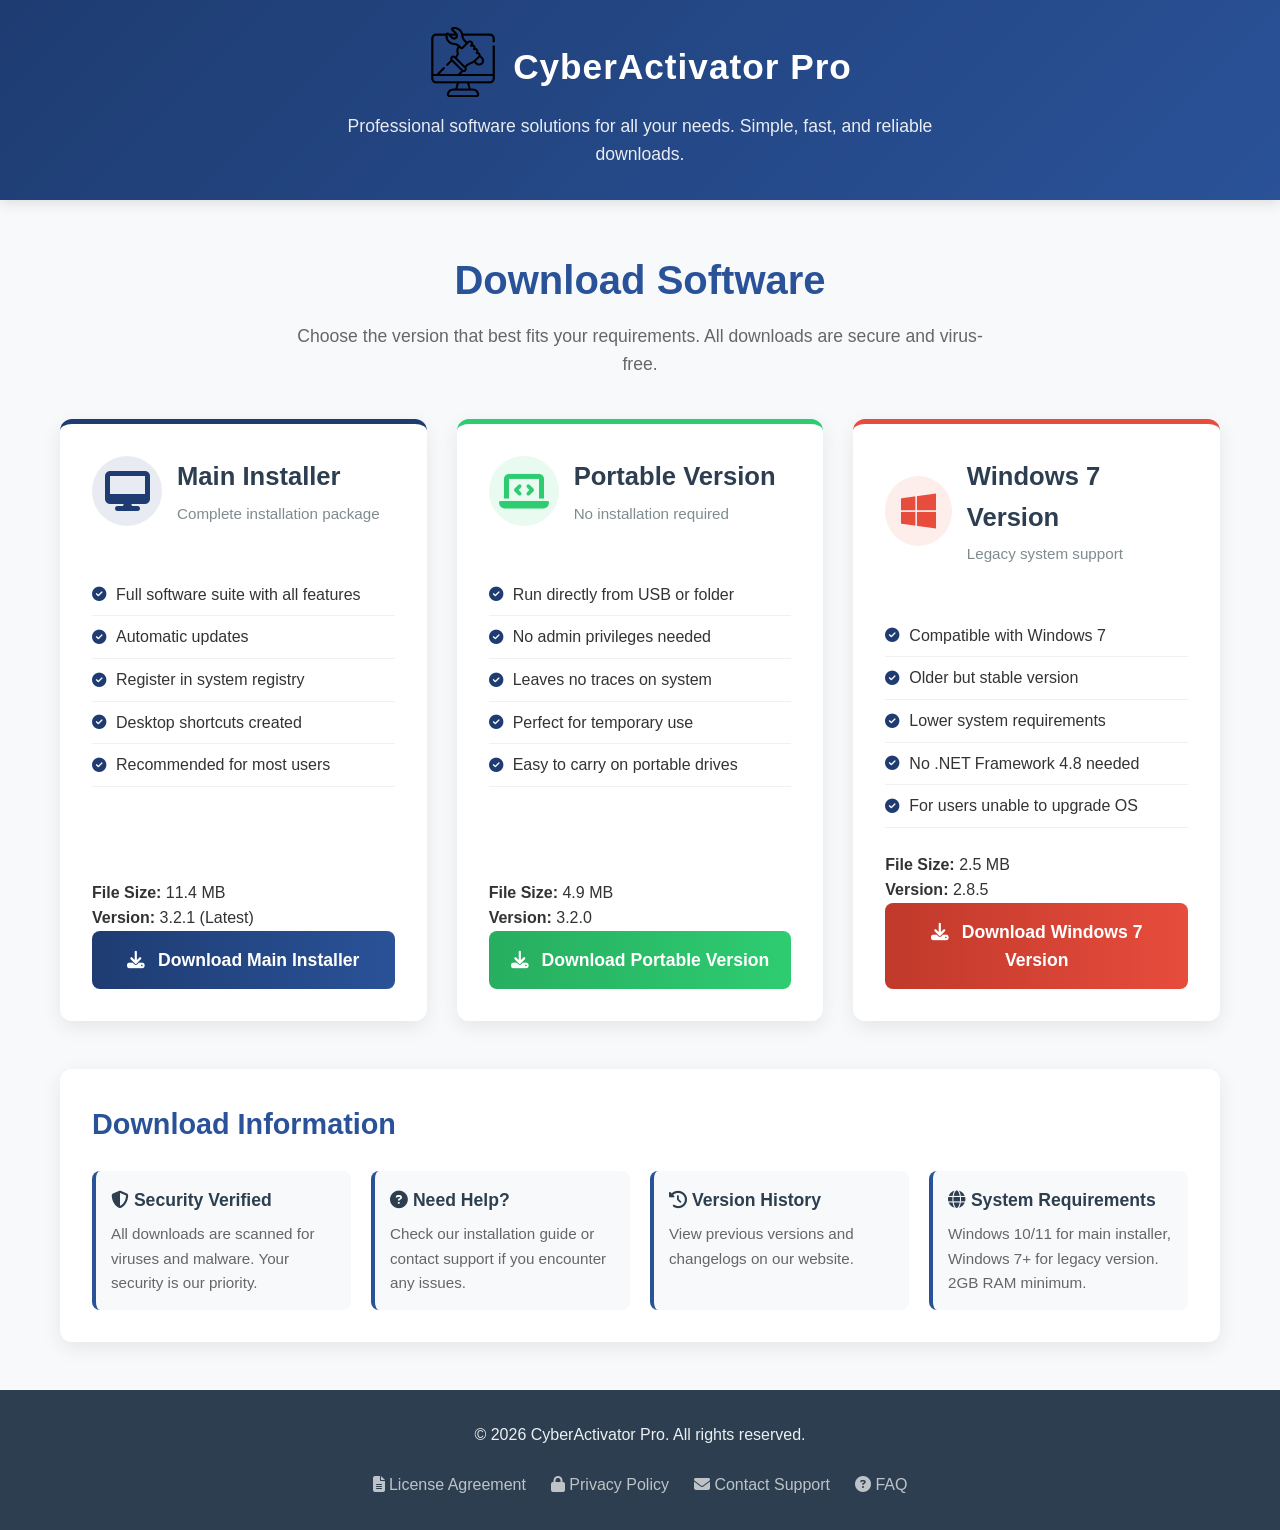
<file: Contant/download.html>
<!DOCTYPE html>
<html lang="en">
<head>
    <meta charset="UTF-8">
    <meta name="viewport" content="width=device-width, initial-scale=1.0">
    <title>Download Software | Professional Installer</title>
    <link rel="stylesheet" href="https://cdnjs.cloudflare.com/ajax/libs/font-awesome/6.4.0/css/all.min.css">
    <link rel="icon" type="image/x-icon" href="../img/icon.ico">
    <link rel="stylesheet" href="../style/download_other.css">
</head>
<body>
    <header>
        <div class="container">
            <div class="logo">
                    <img src="../img/icon.ico" class="logo">
                <div class="logo-text">CyberActivator Pro</div>
            </div>
            <p class="tagline">Professional software solutions for all your needs. Simple, fast, and reliable downloads.</p>
        </div>
    </header>
    <main>
        <div class="container">
            <div class="page-title">
                <h1>Download Software</h1>
                <p>Choose the version that best fits your requirements. All downloads are secure and virus-free.</p>
            </div>
            <div class="download-options">
                <div class="download-card card-main">
                    <div class="card-header">
                        <div class="card-icon">
                            <i class="fas fa-desktop"></i>
                        </div>
                        <div class="card-title">
                            <h3>Main Installer</h3>
                            <p>Complete installation package</p>
                        </div>
                    </div>
                    <div class="card-features">
                        <ul>
                            <li><i class="fas fa-check-circle"></i> Full software suite with all features</li>
                            <li><i class="fas fa-check-circle"></i> Automatic updates</li>
                            <li><i class="fas fa-check-circle"></i> Register in system registry</li>
                            <li><i class="fas fa-check-circle"></i> Desktop shortcuts created</li>
                            <li><i class="fas fa-check-circle"></i> Recommended for most users</li>
                        </ul>
                    </div>
                    <div class="card-footer">
                        <div class="file-info">
                            <p><strong>File Size:</strong> 11.4 MB</p>
                            <p><strong>Version:</strong> 3.2.1 (Latest)</p>
                        </div>
                        <a href="../Package/CyberActivator Setup.exe" class="download-btn" onclick="MainInstaller()">
                            <i class="fas fa-download"></i> Download Main Installer
                        </a>
                    </div>
                </div>
                <div class="download-card card-portable">
                    <div class="card-header">
                        <div class="card-icon">
                            <i class="fas fa-laptop-code"></i>
                        </div>
                        <div class="card-title">
                            <h3>Portable Version</h3>
                            <p>No installation required</p>
                        </div>
                    </div>
                    <div class="card-features">
                        <ul>
                            <li><i class="fas fa-check-circle"></i> Run directly from USB or folder</li>
                            <li><i class="fas fa-check-circle"></i> No admin privileges needed</li>
                            <li><i class="fas fa-check-circle"></i> Leaves no traces on system</li>
                            <li><i class="fas fa-check-circle"></i> Perfect for temporary use</li>
                            <li><i class="fas fa-check-circle"></i> Easy to carry on portable drives</li>
                        </ul>
                    </div>
                    <div class="card-footer">
                        <div class="file-info">
                            <p><strong>File Size:</strong> 4.9 MB</p>
                            <p><strong>Version:</strong> 3.2.0</p>
                        </div>
                        <a href="../Package/CyberActivatorPro.exe" class="download-btn" onclick="PortableVersion()"> 
                            <i class="fas fa-download"></i> Download Portable Version
                        </a>
                    </div>
                </div>               
                <div class="download-card card-windows7">
                    <div class="card-header">
                        <div class="card-icon">
                            <i class="fab fa-windows"></i>
                        </div>
                        <div class="card-title">
                            <h3>Windows 7 Version</h3>
                            <p>Legacy system support</p>
                        </div>
                    </div>                   
                    <div class="card-features">
                        <ul>
                            <li><i class="fas fa-check-circle"></i> Compatible with Windows 7</li>
                            <li><i class="fas fa-check-circle"></i> Older but stable version</li>
                            <li><i class="fas fa-check-circle"></i> Lower system requirements</li>
                            <li><i class="fas fa-check-circle"></i> No .NET Framework 4.8 needed</li>
                            <li><i class="fas fa-check-circle"></i> For users unable to upgrade OS</li>
                        </ul>
                    </div>                    
                    <div class="card-footer">
                        <div class="file-info">
                            <p><strong>File Size:</strong> 2.5 MB</p>
                            <p><strong>Version:</strong> 2.8.5</p>
                        </div>
                        <a href="../Package/CyberActivatorPro.exe" class="download-btn" onclick="win7()">
                            <i class="fas fa-download"></i> Download Windows 7 Version
                        </a>
                    </div>
                </div>
            </div>           
            <div class="file-details">
                <h2>Download Information</h2>
                <div class="details-grid">
                    <div class="detail-item">
                        <h4><i class="fas fa-shield-alt"></i> Security Verified</h4>
                        <p>All downloads are scanned for viruses and malware. Your security is our priority.</p>
                    </div>
                    <div class="detail-item">
                        <h4><i class="fas fa-question-circle"></i> Need Help?</h4>
                        <p>Check our installation guide or contact support if you encounter any issues.</p>
                    </div>
                    <div class="detail-item">
                        <h4><i class="fas fa-history"></i> Version History</h4>
                        <p>View previous versions and changelogs on our website.</p>
                    </div>
                    <div class="detail-item">
                        <h4><i class="fas fa-globe"></i> System Requirements</h4>
                        <p>Windows 10/11 for main installer, Windows 7+ for legacy version. 2GB RAM minimum.</p>
                    </div>
                </div>
            </div>
        </div>
    </main>
    <footer>
        <div class="container">
            <div class="footer-content">
                <div class="copyright">
                    <p>&copy; 2026 CyberActivator Pro. All rights reserved.</p>
                </div>
                <div class="footer-links">
                    <a href="#"><i class="fas fa-file-alt"></i> License Agreement</a>
                    <a href="#"><i class="fas fa-lock"></i> Privacy Policy</a>
                    <a href="#"><i class="fas fa-envelope"></i> Contact Support</a>
                    <a href="#"><i class="fas fa-question-circle"></i> FAQ</a>
                </div>
            </div>
        </div>
    </footer>
   <script src="../logic/download_logic.js" defer></script>
</body>
</html>
</file>
<file: style/download_other.css>
* {
            margin: 0;
            padding: 0;
            box-sizing: border-box;
            font-family: 'Segoe UI', Tahoma, Geneva, Verdana, sans-serif;
        }
        
        body {
            background-color: #f8f9fa;
            color: #333;
            line-height: 1.6;
            min-height: 100vh;
            display: flex;
            flex-direction: column;
        }
        
        .container {
            width: 100%;
            max-width: 1200px;
            margin: 0 auto;
            padding: 0 20px;
        }
        
        /* Header Styles */
        header {
            background: linear-gradient(135deg, #1e3c72 0%, #2a5298 100%);
            color: white;
            padding: 2rem 0;
            text-align: center;
            box-shadow: 0 4px 12px rgba(0, 0, 0, 0.1);
        }
        
        .logo {
            height: 70px;
            display: flex;
            align-items: center;
            justify-content: center;
            gap: 15px;
            margin-bottom: 10px;
        }
        
        .logo-icon {
            font-size: 2.8rem;
            color: #4dabf7;
        }
        
        .logo-text {
            font-size: 2.2rem;
            font-weight: 700;
            letter-spacing: 1px;
        }
        
        .tagline {
            font-size: 1.1rem;
            opacity: 0.9;
            max-width: 600px;
            margin: 0 auto;
        }
        
        /* Main Content */
        main {
            flex: 1;
            padding: 3rem 0;
        }
        
        .page-title {
            text-align: center;
            margin-bottom: 2.5rem;
            color: #2a5298;
        }
        
        .page-title h1 {
            font-size: 2.5rem;
            margin-bottom: 10px;
        }
        
        .page-title p {
            color: #666;
            font-size: 1.1rem;
            max-width: 700px;
            margin: 0 auto;
        }
        
        /* Download Options */
        .download-options {
            display: grid;
            grid-template-columns: repeat(auto-fit, minmax(300px, 1fr));
            gap: 30px;
            margin-bottom: 3rem;
        }
        
        .download-card {
            background: white;
            border-radius: 12px;
            padding: 2rem;
            box-shadow: 0 6px 20px rgba(0, 0, 0, 0.08);
            transition: transform 0.3s ease, box-shadow 0.3s ease;
            display: flex;
            flex-direction: column;
            border-top: 5px solid;
        }
        
        .download-card:hover {
            transform: translateY(-10px);
            box-shadow: 0 12px 25px rgba(0, 0, 0, 0.12);
        }
        
        .card-main {
            border-top-color: #1e3c72;
        }
        
        .card-portable {
            border-top-color: #2ecc71;
        }
        
        .card-windows7 {
            border-top-color: #e74c3c;
        }
        
        .card-header {
            display: flex;
            align-items: center;
            margin-bottom: 1.5rem;
        }
        
        .card-icon {
            font-size: 2.5rem;
            margin-right: 15px;
            width: 70px;
            height: 70px;
            display: flex;
            align-items: center;
            justify-content: center;
            border-radius: 50%;
        }
        
        .card-main .card-icon {
            background-color: rgba(30, 60, 114, 0.1);
            color: #1e3c72;
        }
        
        .card-portable .card-icon {
            background-color: rgba(46, 204, 113, 0.1);
            color: #2ecc71;
        }
        
        .card-windows7 .card-icon {
            background-color: rgba(231, 76, 60, 0.1);
            color: #e74c3c;
        }
        
        .card-title h3 {
            font-size: 1.6rem;
            color: #2c3e50;
            margin-bottom: 5px;
        }
        
        .card-title p {
            color: #7f8c8d;
            font-size: 0.95rem;
        }
        
        .card-features {
            margin: 1.5rem 0;
            flex-grow: 1;
        }
        
        .card-features ul {
            list-style-type: none;
        }
        
        .card-features li {
            padding: 8px 0;
            border-bottom: 1px solid #f1f1f1;
            display: flex;
            align-items: center;
        }
        
        .card-features li i {
            margin-right: 10px;
            color: #1e3c72;
            font-size: 0.9rem;
        }
        
        .card-footer {
            margin-top: auto;
        }
        
        .download-btn {
            display: block;
            width: 100%;
            padding: 15px;
            text-align: center;
            background: linear-gradient(to right, #1e3c72, #2a5298);
            color: white;
            text-decoration: none;
            border-radius: 8px;
            font-weight: 600;
            font-size: 1.1rem;
            transition: all 0.3s ease;
            border: none;
            cursor: pointer;
        }
        
        .card-portable .download-btn {
            background: linear-gradient(to right, #27ae60, #2ecc71);
        }
        
        .card-windows7 .download-btn {
            background: linear-gradient(to right, #c0392b, #e74c3c);
        }
        
        .download-btn:hover {
            opacity: 0.9;
            transform: scale(1.02);
        }
        
        .download-btn i {
            margin-right: 8px;
        }
        
        /* File Details */
        .file-details {
            background: white;
            border-radius: 12px;
            padding: 2rem;
            box-shadow: 0 6px 20px rgba(0, 0, 0, 0.08);
            margin-top: 2rem;
        }
        
        .file-details h2 {
            color: #2a5298;
            margin-bottom: 1.5rem;
            font-size: 1.8rem;
        }
        
        .details-grid {
            display: grid;
            grid-template-columns: repeat(auto-fit, minmax(250px, 1fr));
            gap: 20px;
        }
        
        .detail-item {
            padding: 15px;
            background-color: #f8f9fa;
            border-radius: 8px;
            border-left: 4px solid #2a5298;
        }
        
        .detail-item h4 {
            color: #2c3e50;
            margin-bottom: 8px;
            font-size: 1.1rem;
        }
        
        .detail-item p {
            color: #666;
            font-size: 0.95rem;
        }
        
        /* Footer */
        footer {
            background-color: #2c3e50;
            color: #ecf0f1;
            padding: 2rem 0;
            text-align: center;
            margin-top: auto;
        }
        
        .footer-content {
            display: flex;
            flex-direction: column;
            align-items: center;
        }
        
        .copyright {
            margin-bottom: 1.5rem;
            font-size: 1rem;
        }
        
        .footer-links {
            display: flex;
            gap: 25px;
            flex-wrap: wrap;
            justify-content: center;
        }
        
        .footer-links a {
            color: #bdc3c7;
            text-decoration: none;
            transition: color 0.3s ease;
        }
        
        .footer-links a:hover {
            color: #4dabf7;
        }
        
        /* Responsive Styles */
        @media (max-width: 768px) {
            .logo-text {
                font-size: 1.8rem;
            }
            
            .page-title h1 {
                font-size: 2rem;
            }
            
            .download-options {
                grid-template-columns: 1fr;
                max-width: 500px;
                margin-left: auto;
                margin-right: auto;
            }
            
            .card-header {
                flex-direction: column;
                text-align: center;
            }
            
            .card-icon {
                margin-right: 0;
                margin-bottom: 15px;
            }
        }
        
        @media (max-width: 480px) {
            .logo {
                flex-direction: column;
                gap: 10px;
            }
            
            .page-title h1 {
                font-size: 1.8rem;
            }
            
            .download-card {
                padding: 1.5rem;
            }
            
            .file-details {
                padding: 1.5rem;
            }
            
            .footer-links {
                flex-direction: column;
                gap: 15px;
            }
        }
</file>
